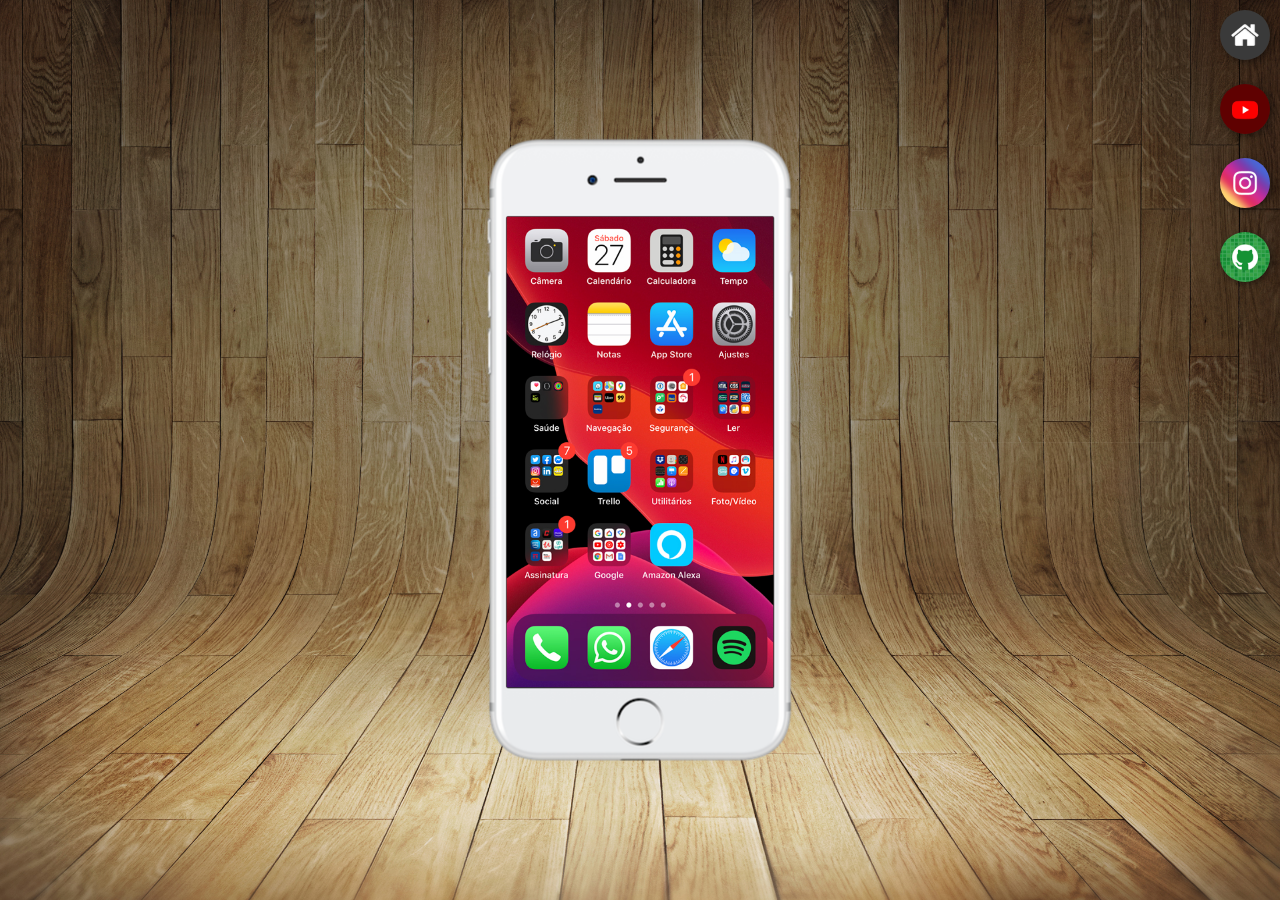
<file: index.html>
<!DOCTYPE html>
<html lang="pt-br">
<head>
    <meta charset="UTF-8">
    <meta http-equiv="X-UA-Compatible" content="IE=edge">
    <meta name="viewport" content="width=device-width, initial-scale=1.0">
    <link rel="shortcut icon" href="favicon/favicon-logo.ico" type="image/x-icon">
    <link rel="stylesheet" href="estilos/style.css">
    <title>Projeto Redes Sociais</title>
</head>
<body>
    <main>
        <section id="telefone">
            <iframe src="home.html" name="tela" id="tela" frameborder="0">
                O navegador não é compatível.
            </iframe>
        </section>
        <section id="redes-sociais">
            <a href="home.html" target="tela"><img src="imagens/logo-home.jpg" alt="Home"></a><br>
            <a href="youtube.html" target="tela"><img src="imagens/logo-youtube.jpg" alt="Youtube"></a><br>
            <a href="instagram.html" target="tela"><img src="imagens/logo-instagram.jpg" alt="Instagram"></a><br>
            <a href="github.html" target="tela"><img src="imagens/logo-github.jpg" alt="Github"></a><br>
        </section>
    </main>
</body>
</html>
</file>
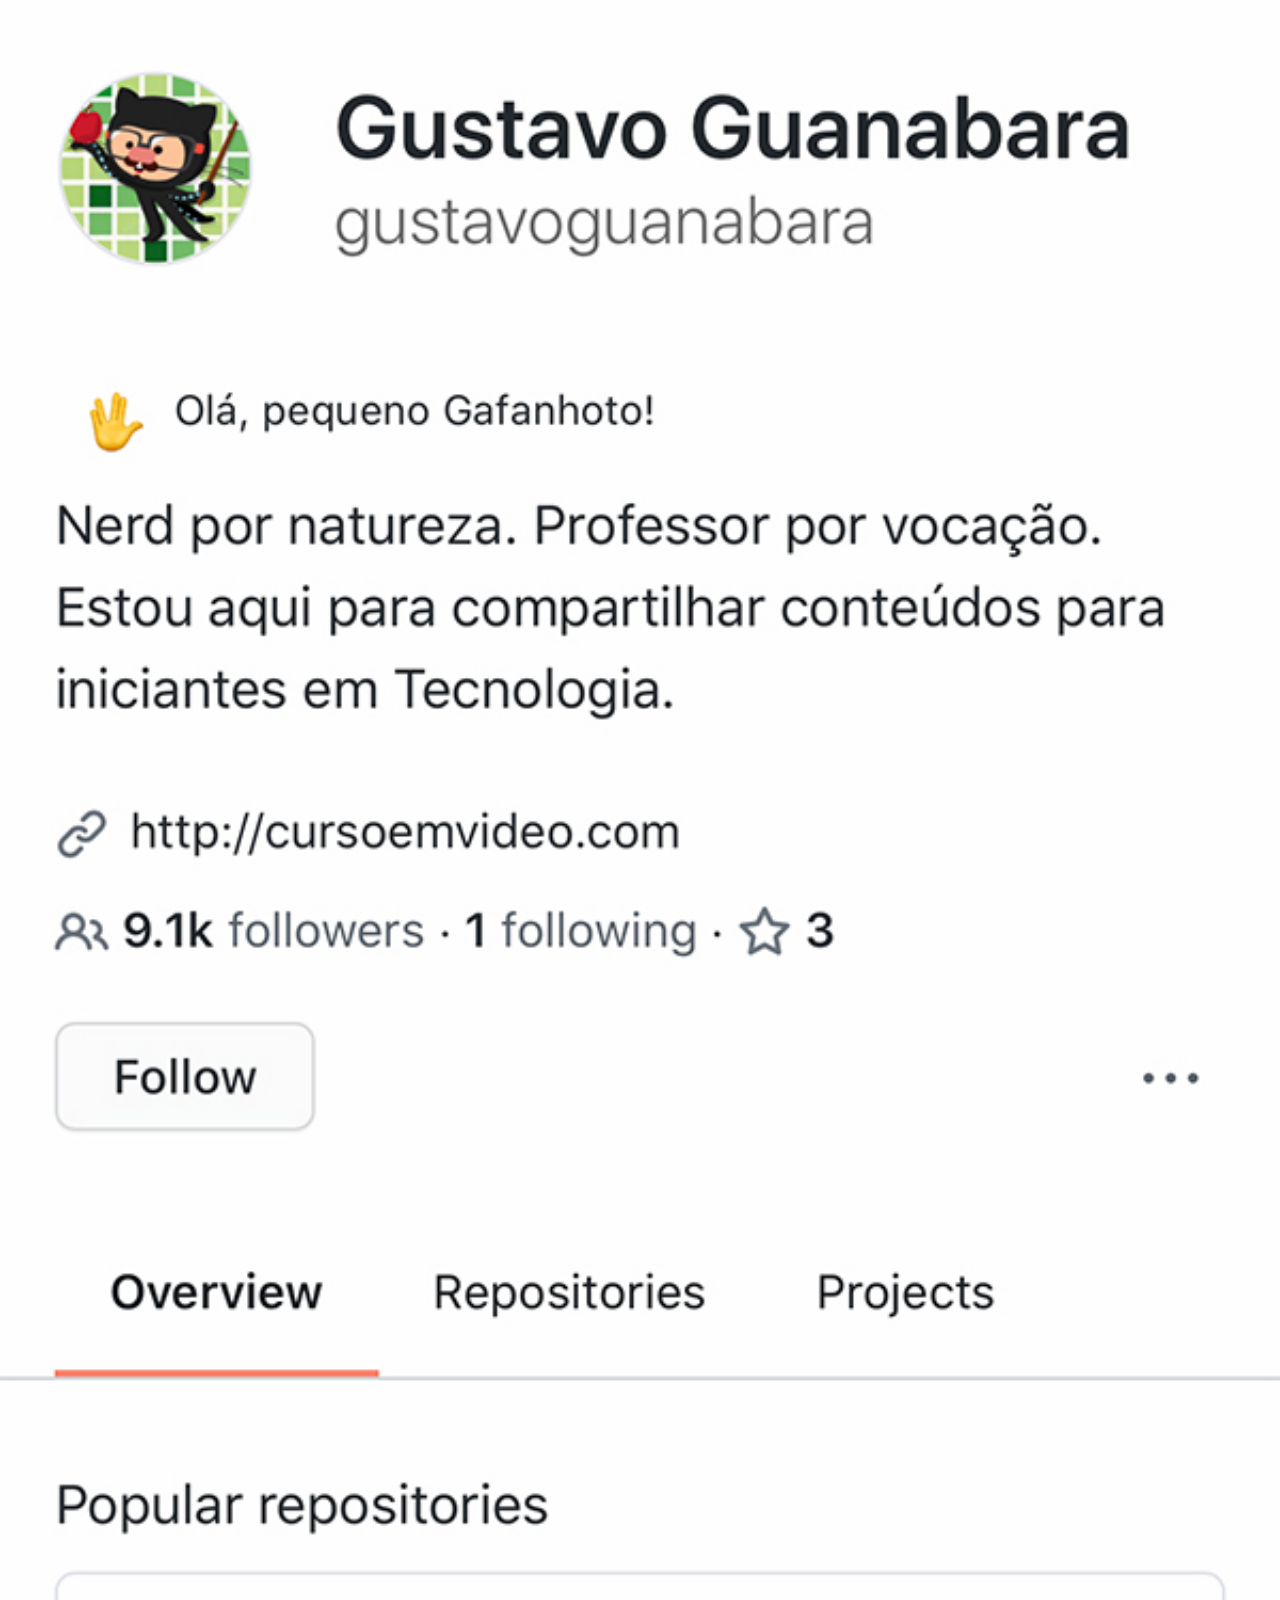
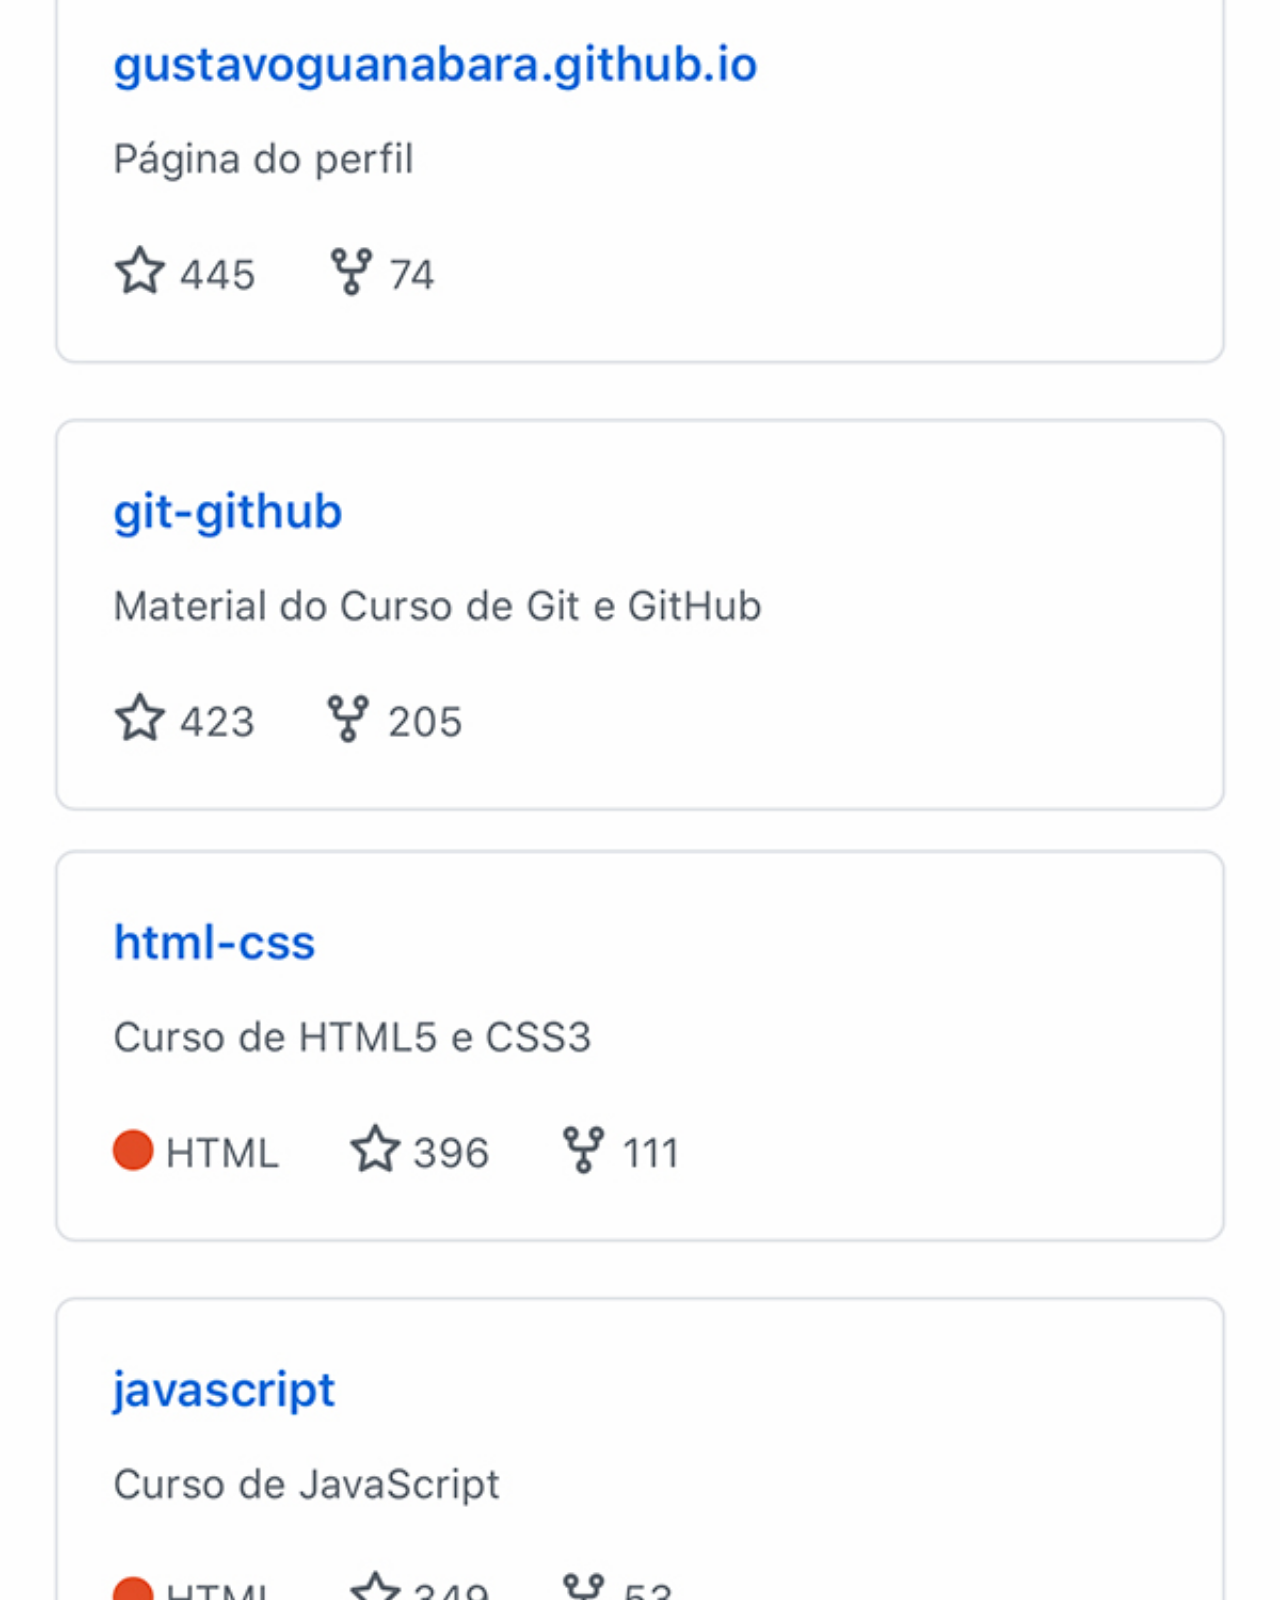
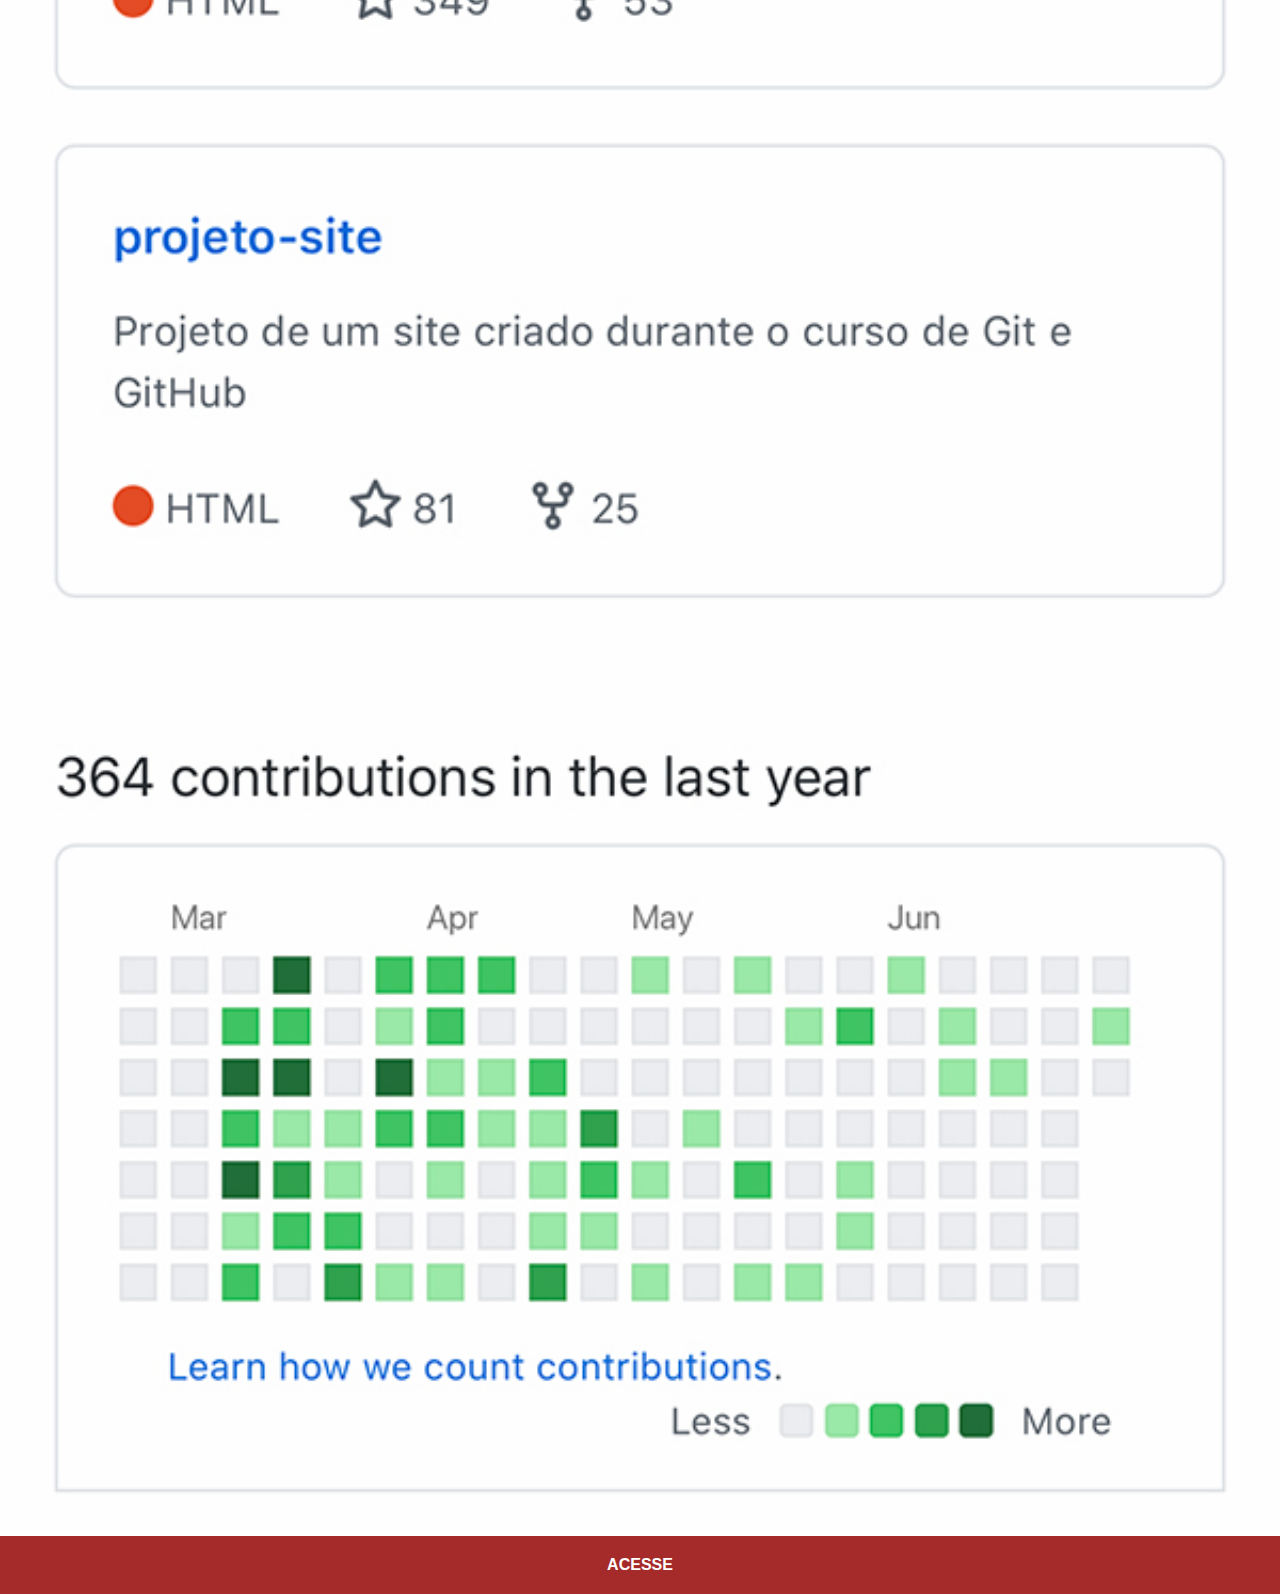
<file: github.html>
<!DOCTYPE html>
<html lang="pt-br">
<head>
    <meta charset="UTF-8">
    <meta http-equiv="X-UA-Compatible" content="IE=edge">
    <meta name="viewport" content="width=device-width, initial-scale=1.0">
    <title>Github</title>
    <link rel="stylesheet" href="estilos/social.css">
</head>
<body>
    <img src="imagens/tela-github.jpg" alt="Github">
    <a href="https://github.com/gustavoguanabara/html-css/tree/master/aulas-pdf" target="_blank">ACESSE</a>
</body>
</html>
</file>
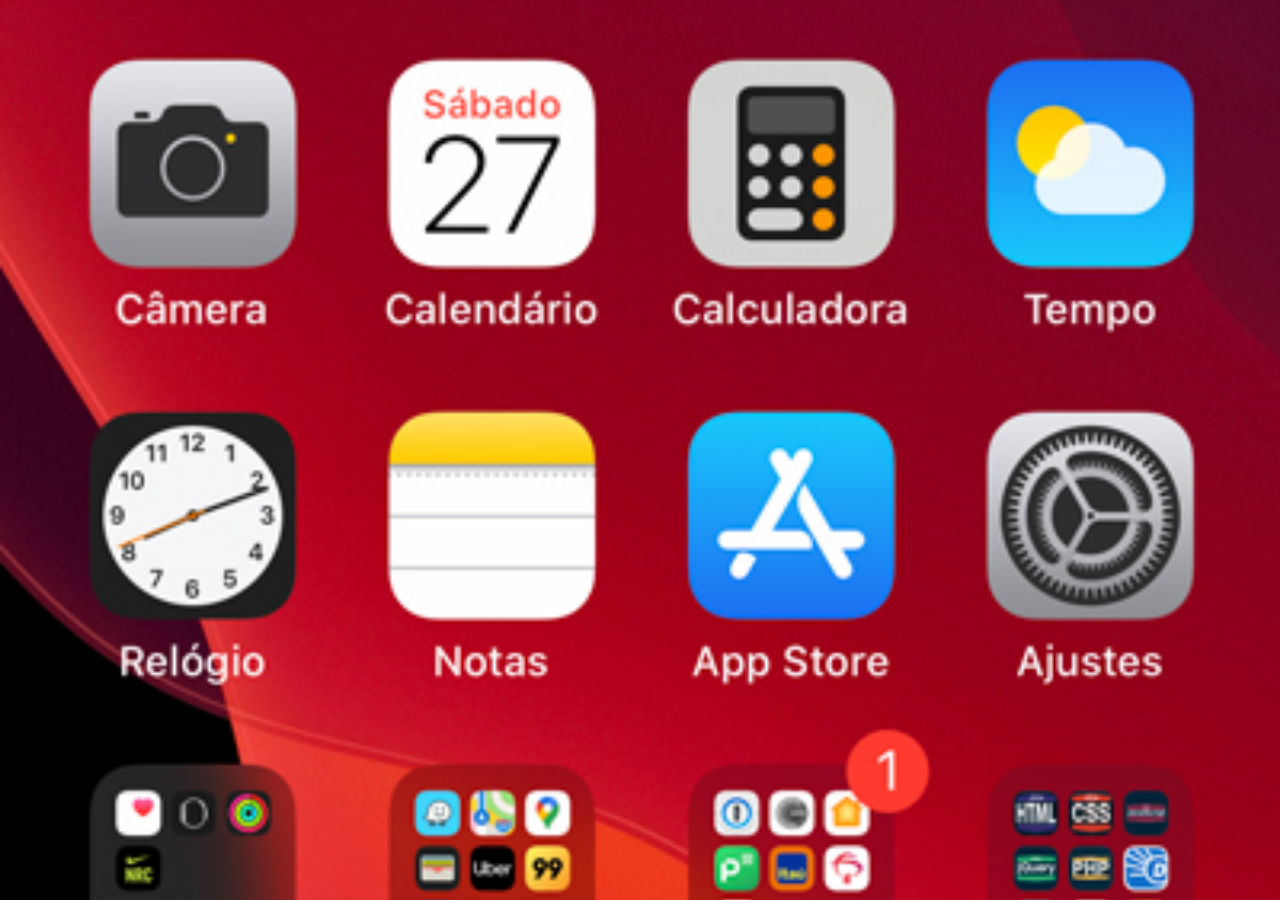
<file: home.html>
<!DOCTYPE html>
<html lang="pt-br">
<head>
    <meta charset="UTF-8">
    <meta http-equiv="X-UA-Compatible" content="IE=edge">
    <meta name="viewport" content="width=device-width, initial-scale=1.0">
    <title>Home</title>
</head>
<style>
    *{
        margin: 0px;
        padding: 0px;
    }

    body{
        height: 100vh;
        width: 100vw;
        background: black url('imagens/tela-home.jpg') no-repeat top center;
        background-size: cover;
    }
</style>
<body>
    
</body>
</html>
</file>
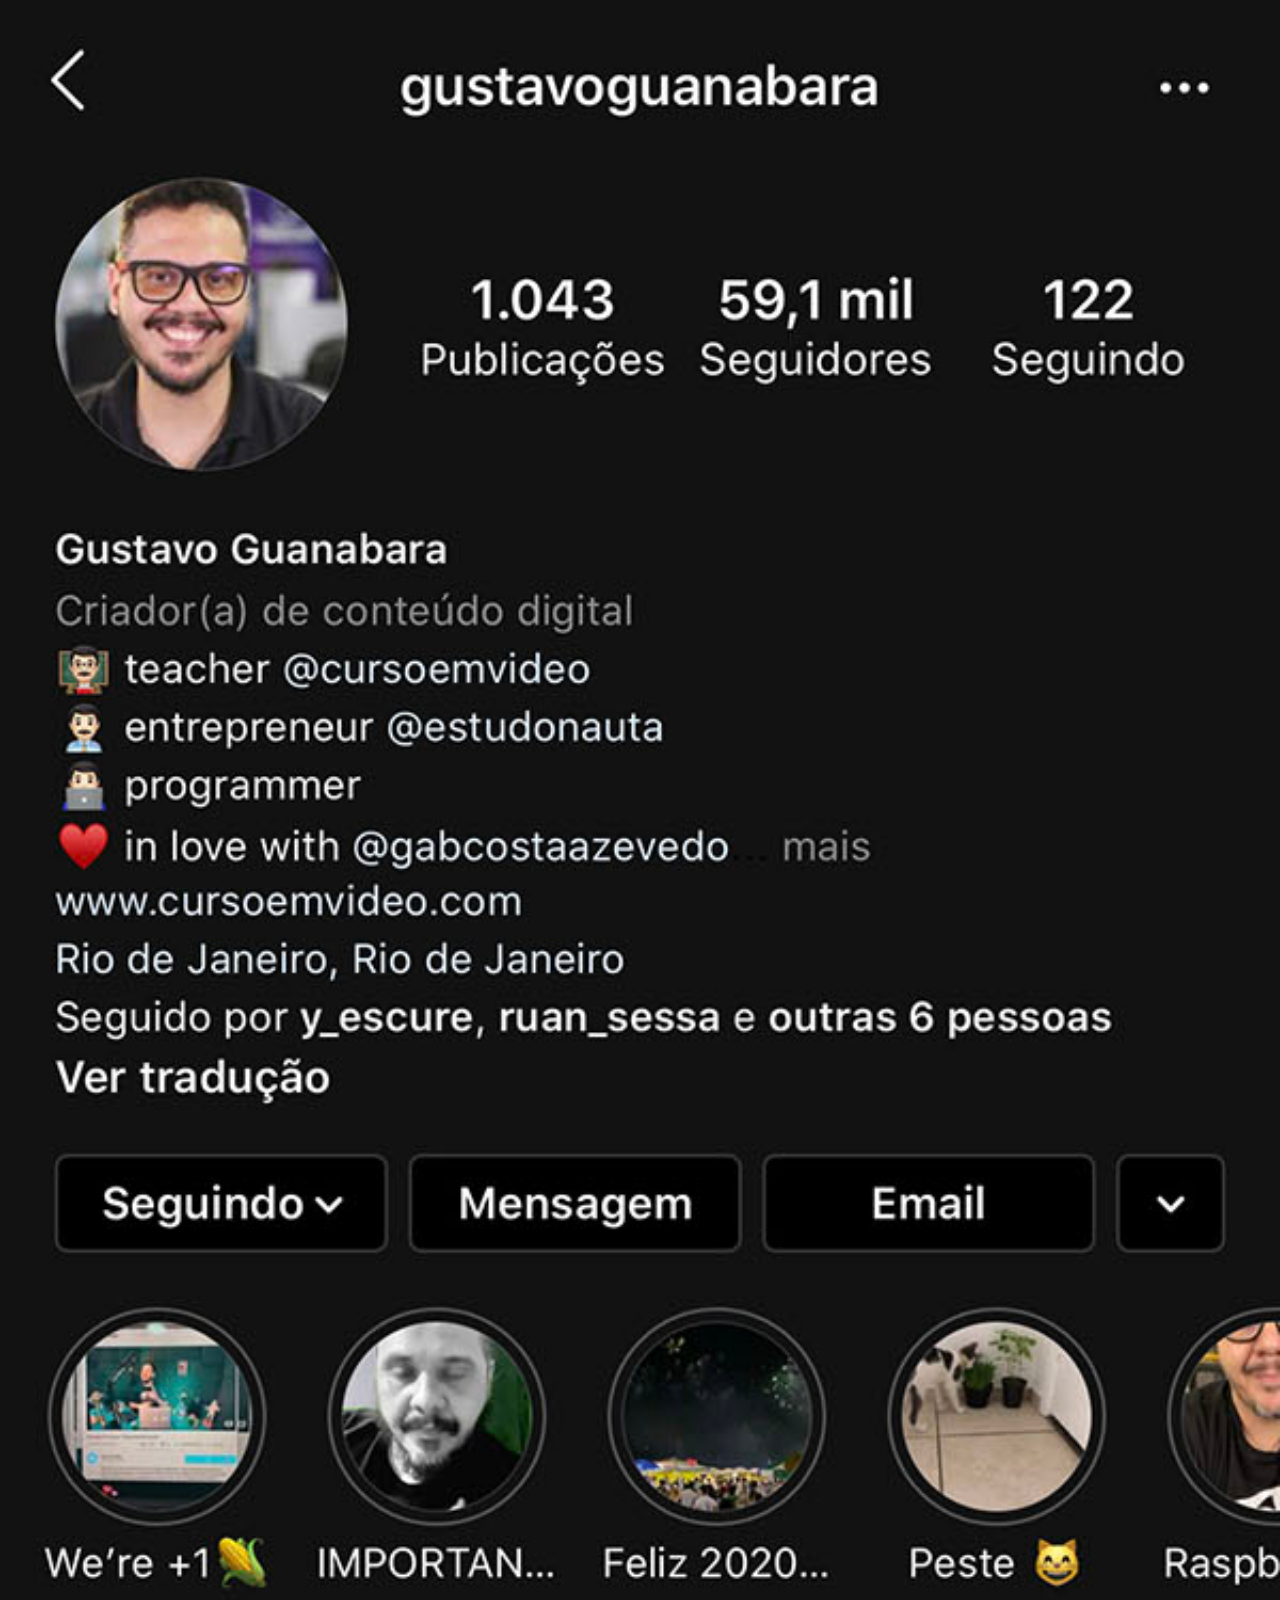
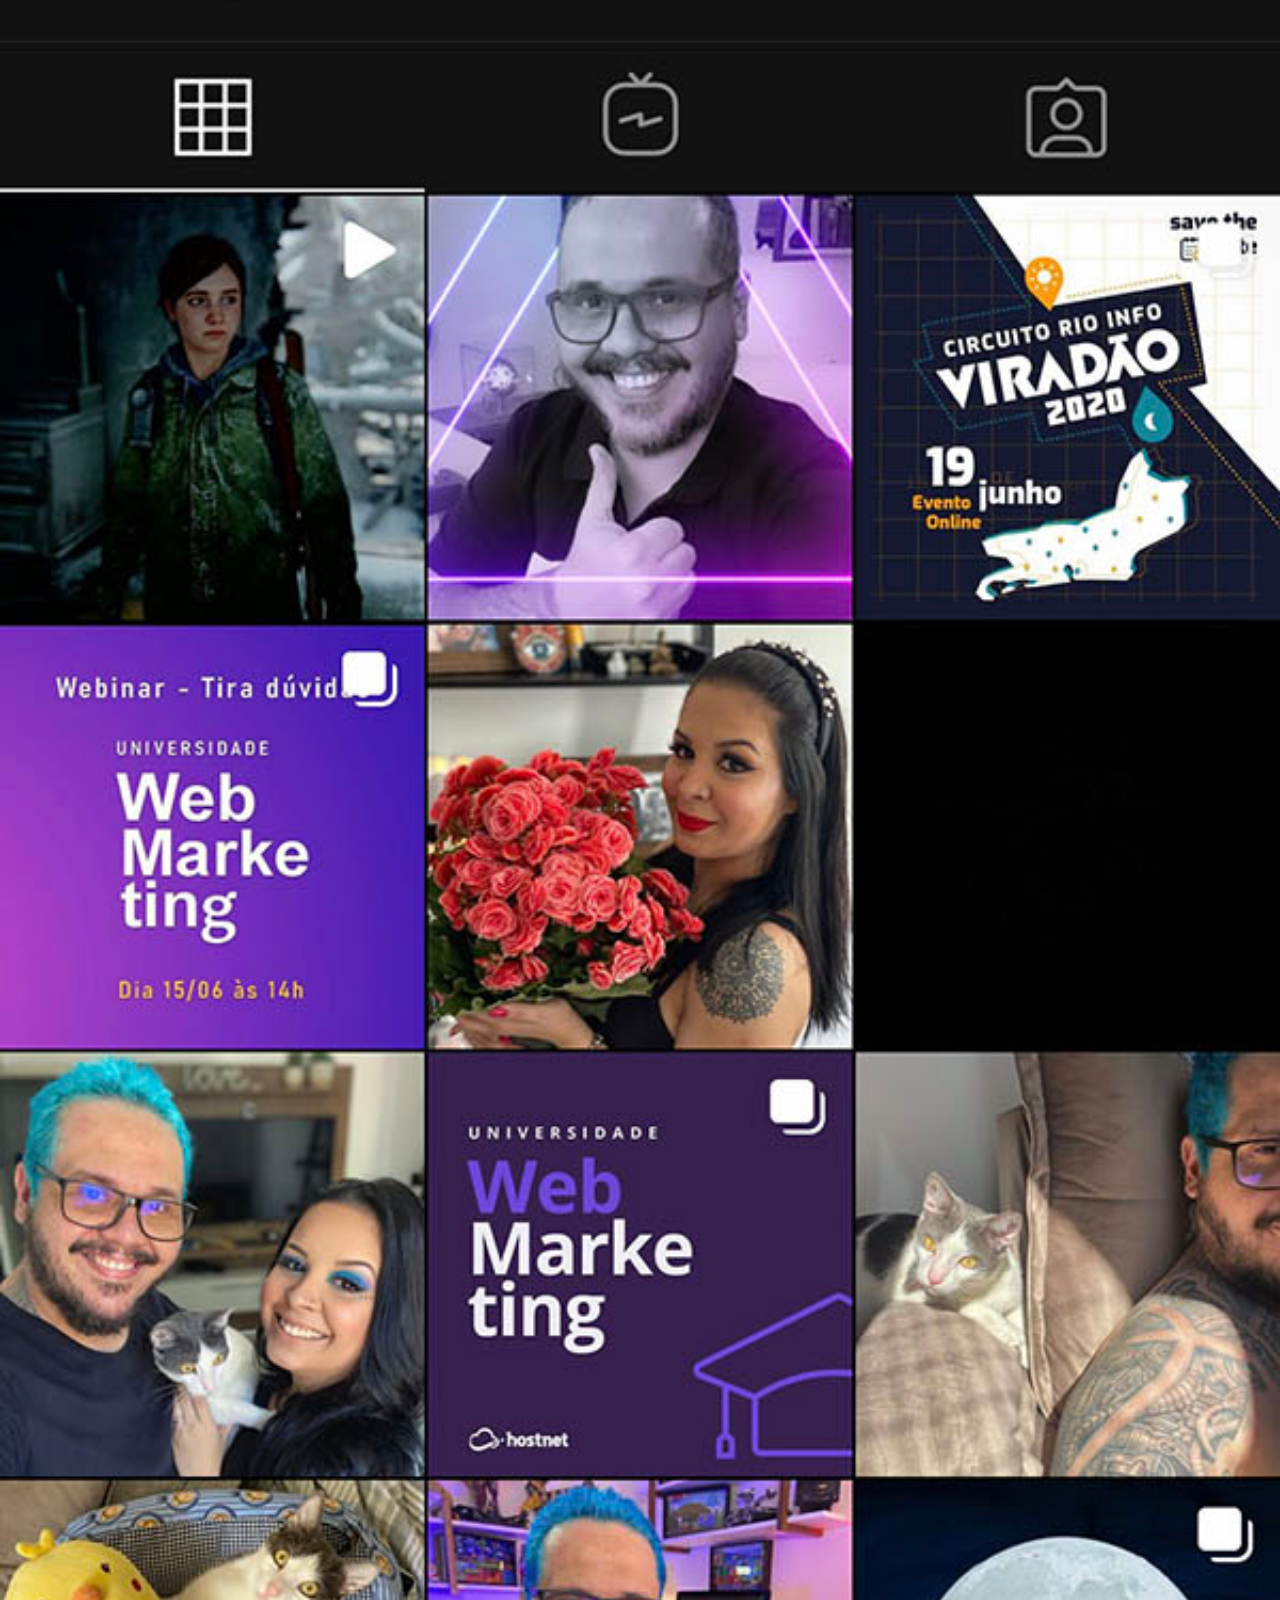
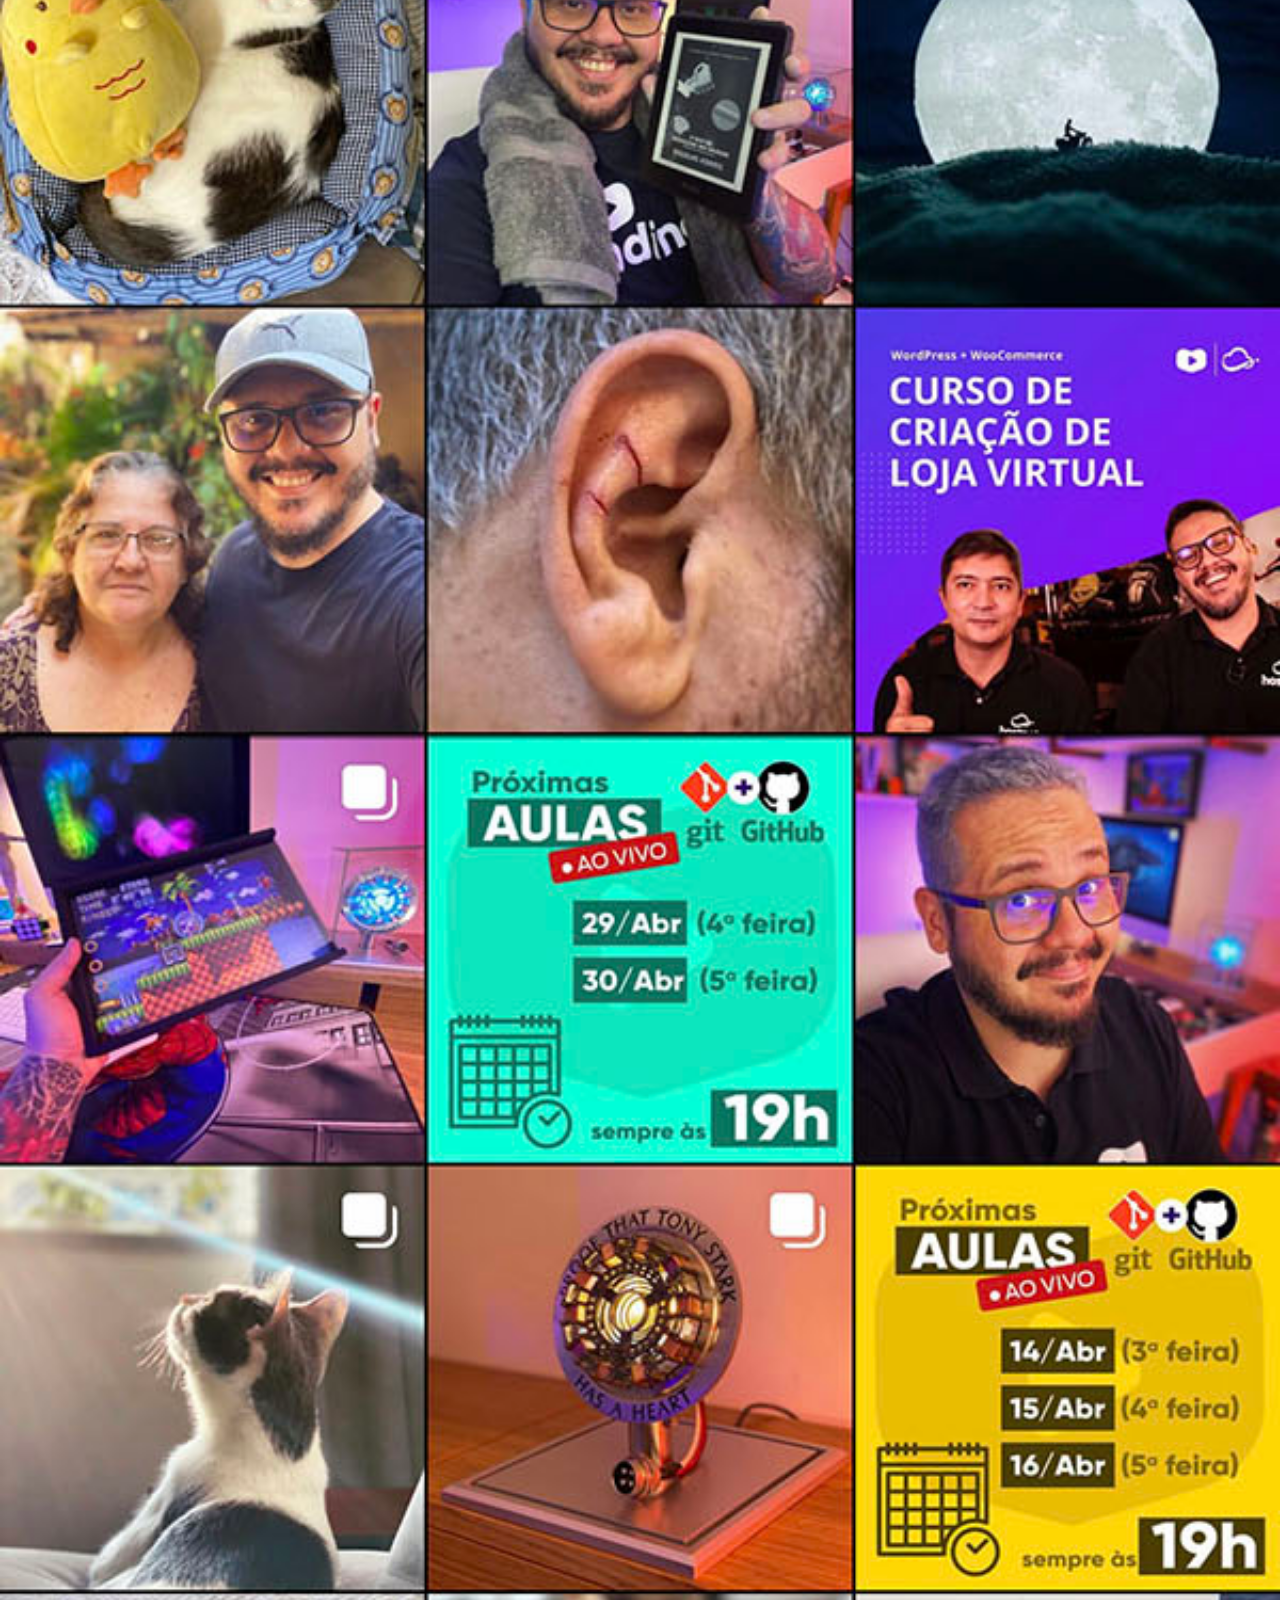
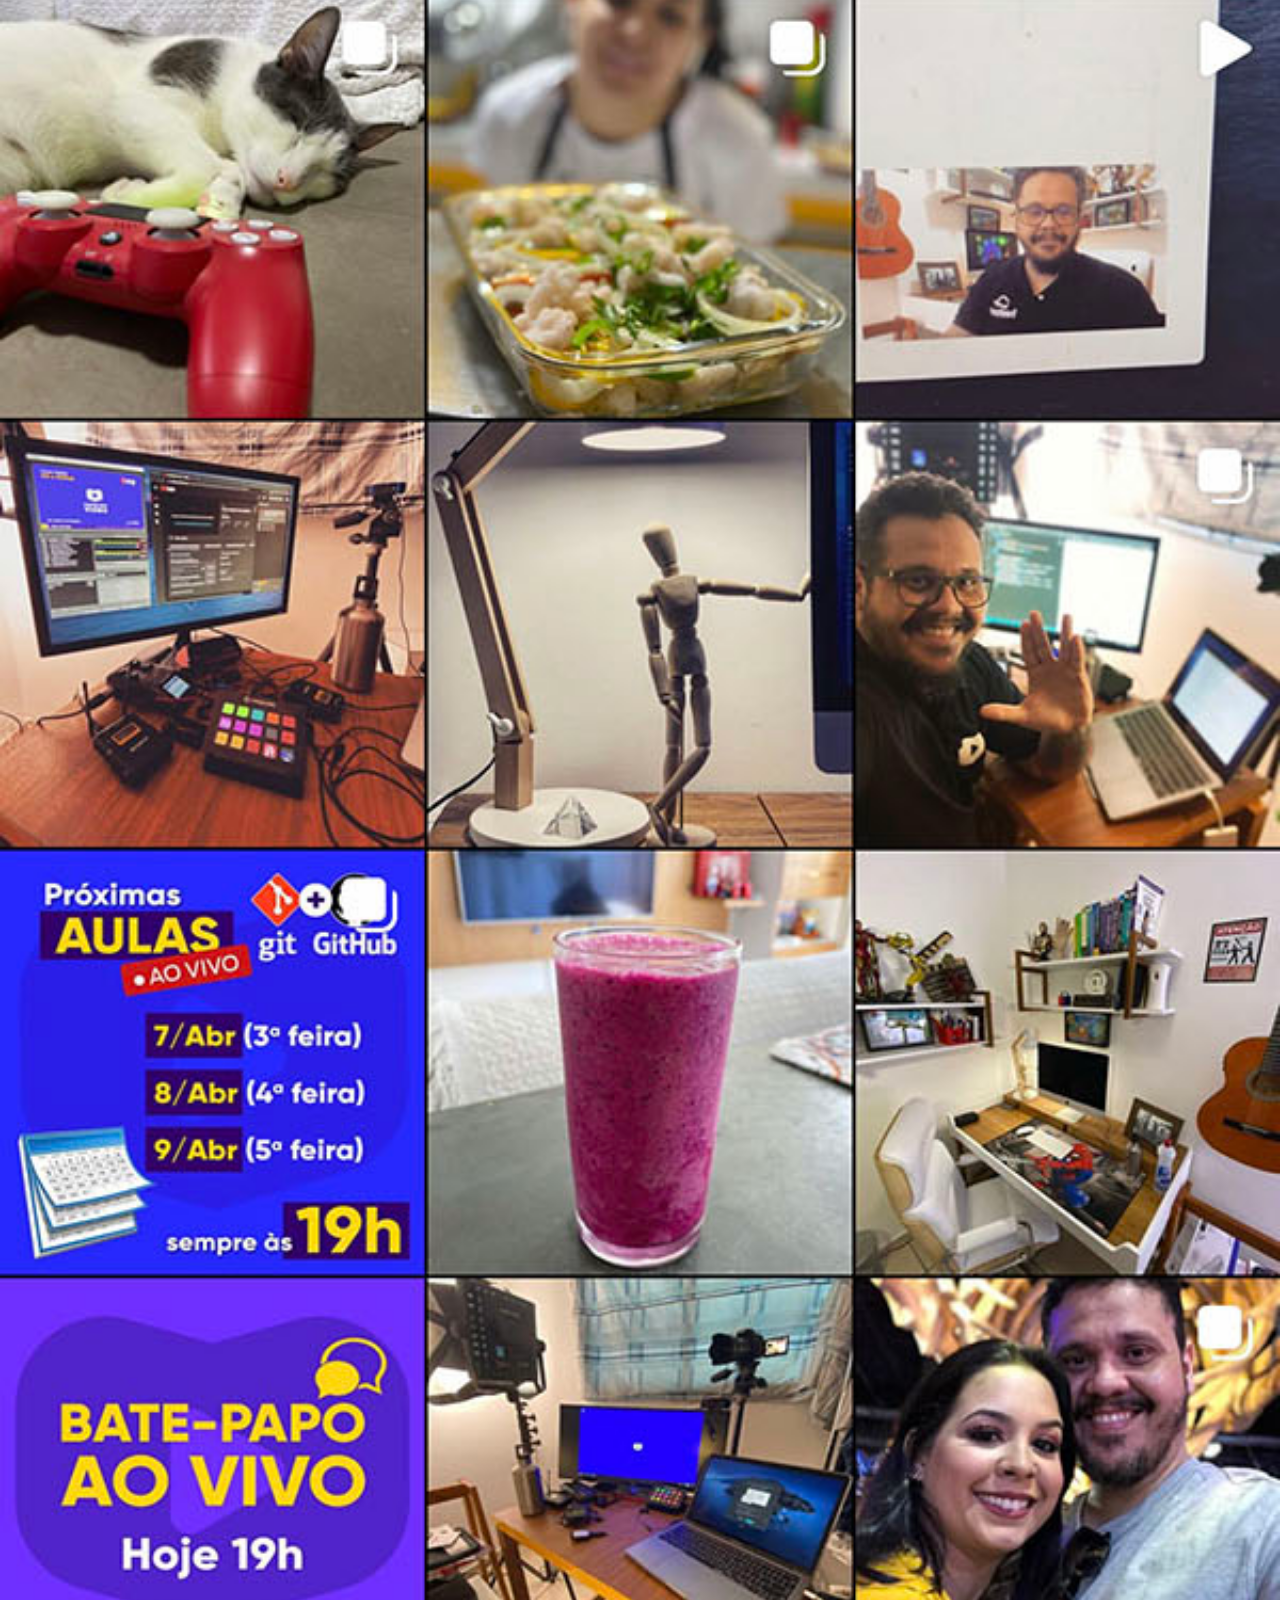
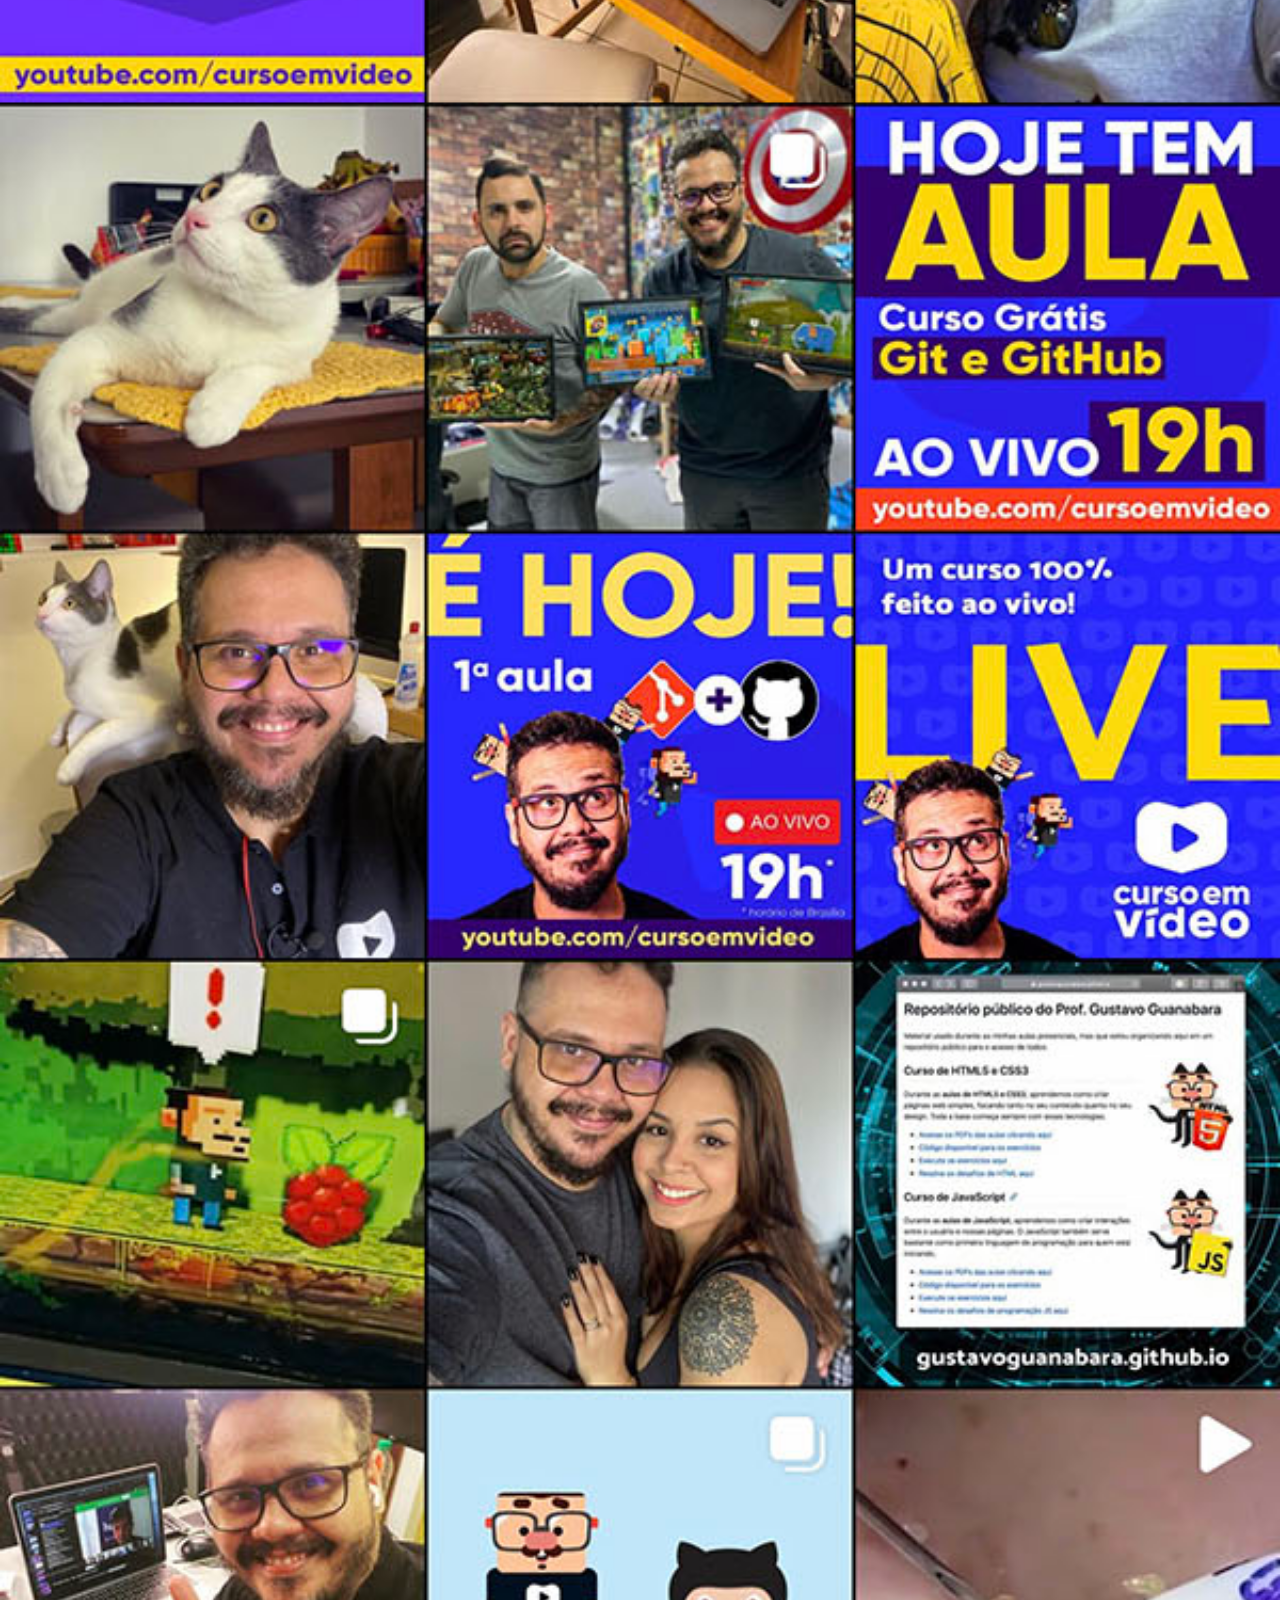
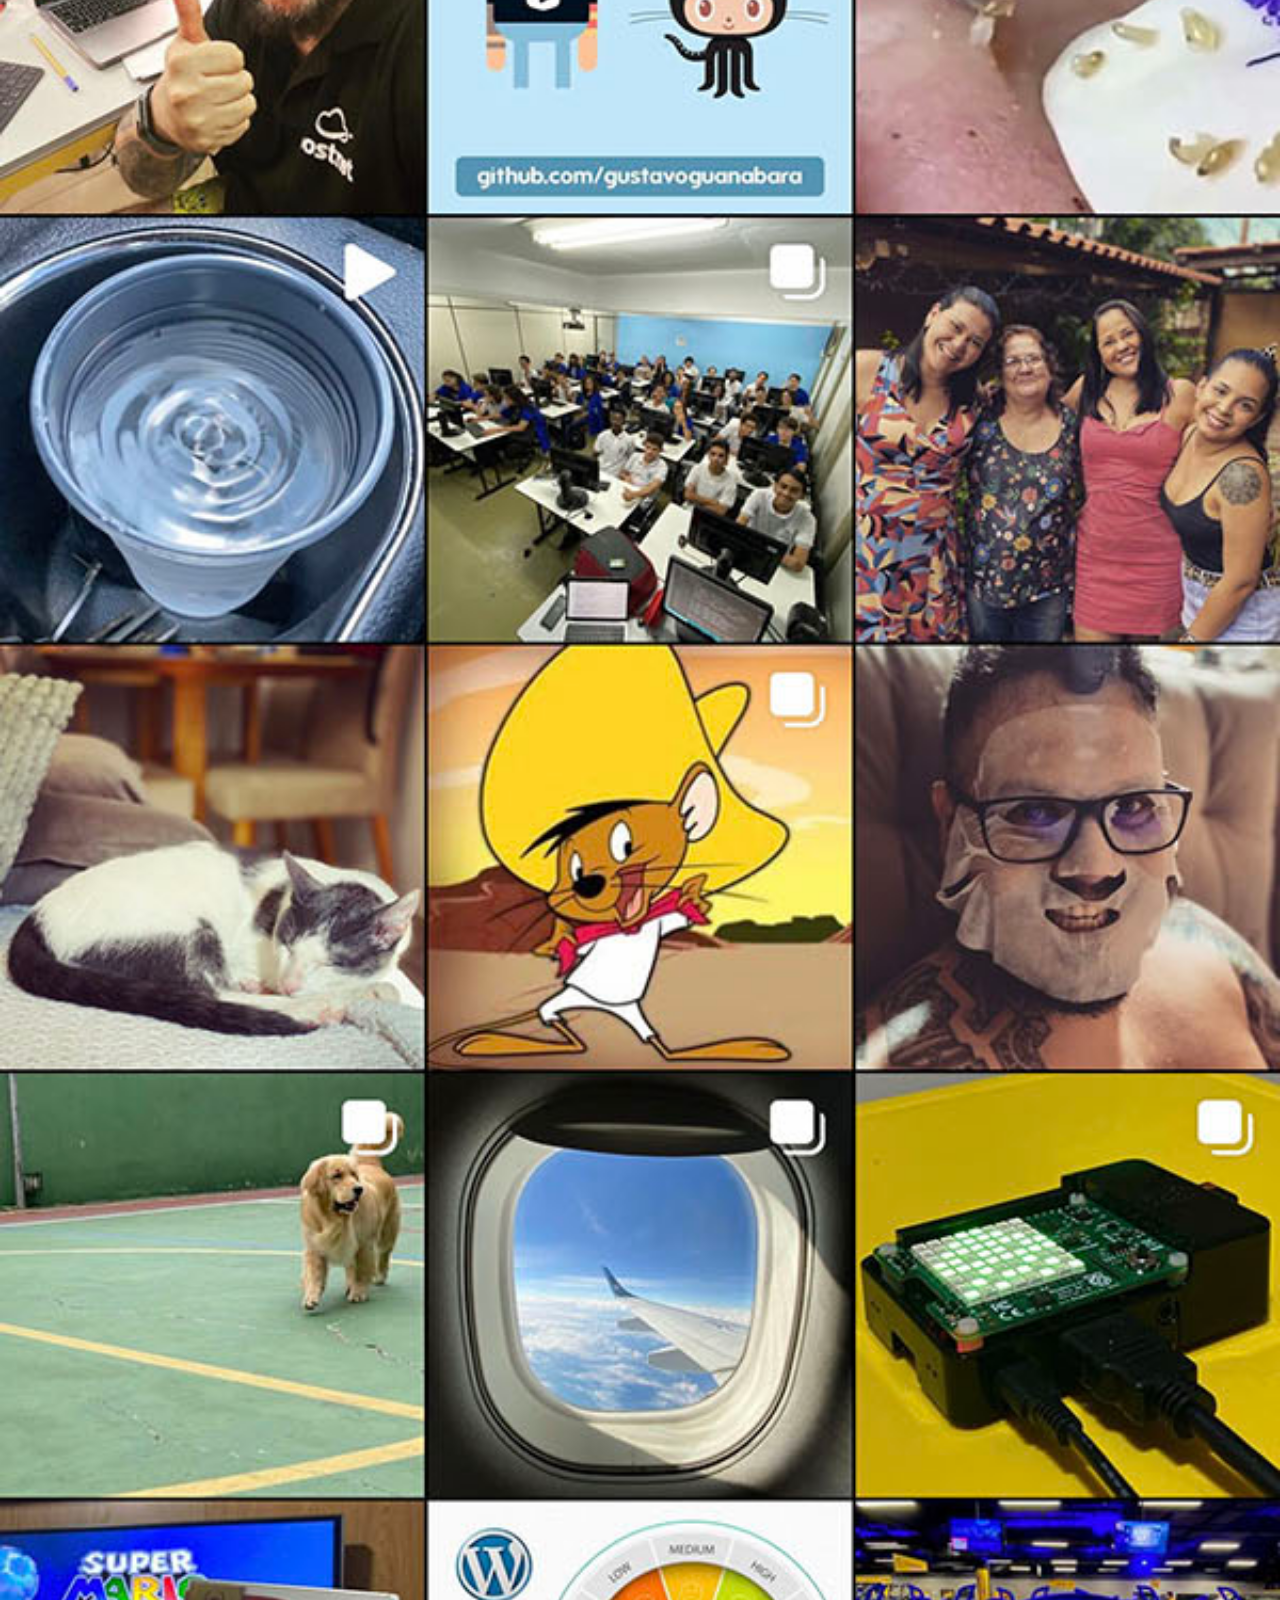
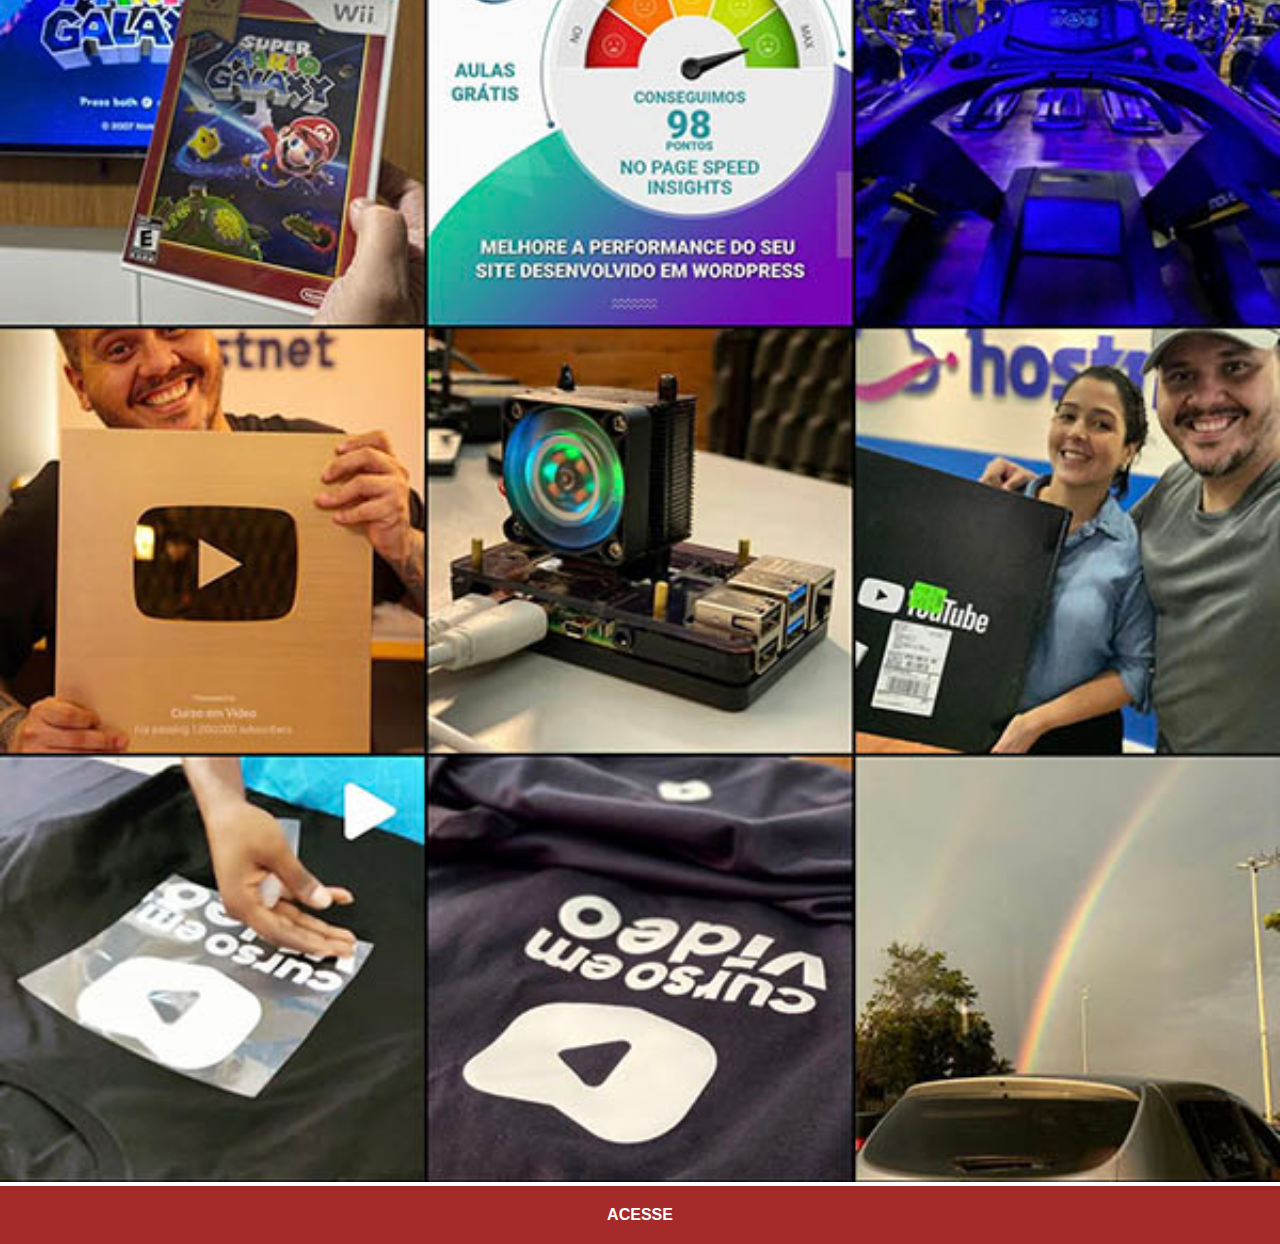
<file: instagram.html>
<!DOCTYPE html>
<html lang="pt-br">
<head>
    <meta charset="UTF-8">
    <meta http-equiv="X-UA-Compatible" content="IE=edge">
    <meta name="viewport" content="width=device-width, initial-scale=1.0">
    <title>Instagram</title>
    <link rel="stylesheet" href="estilos/social.css">
</head>
<body>
    <img src="imagens/tela-instagram.jpg" alt="Instagram">
    <a href="https://www.instagram.com/cursoemvideo/" target="_blank">ACESSE</a>
</body>
</html>
</file>
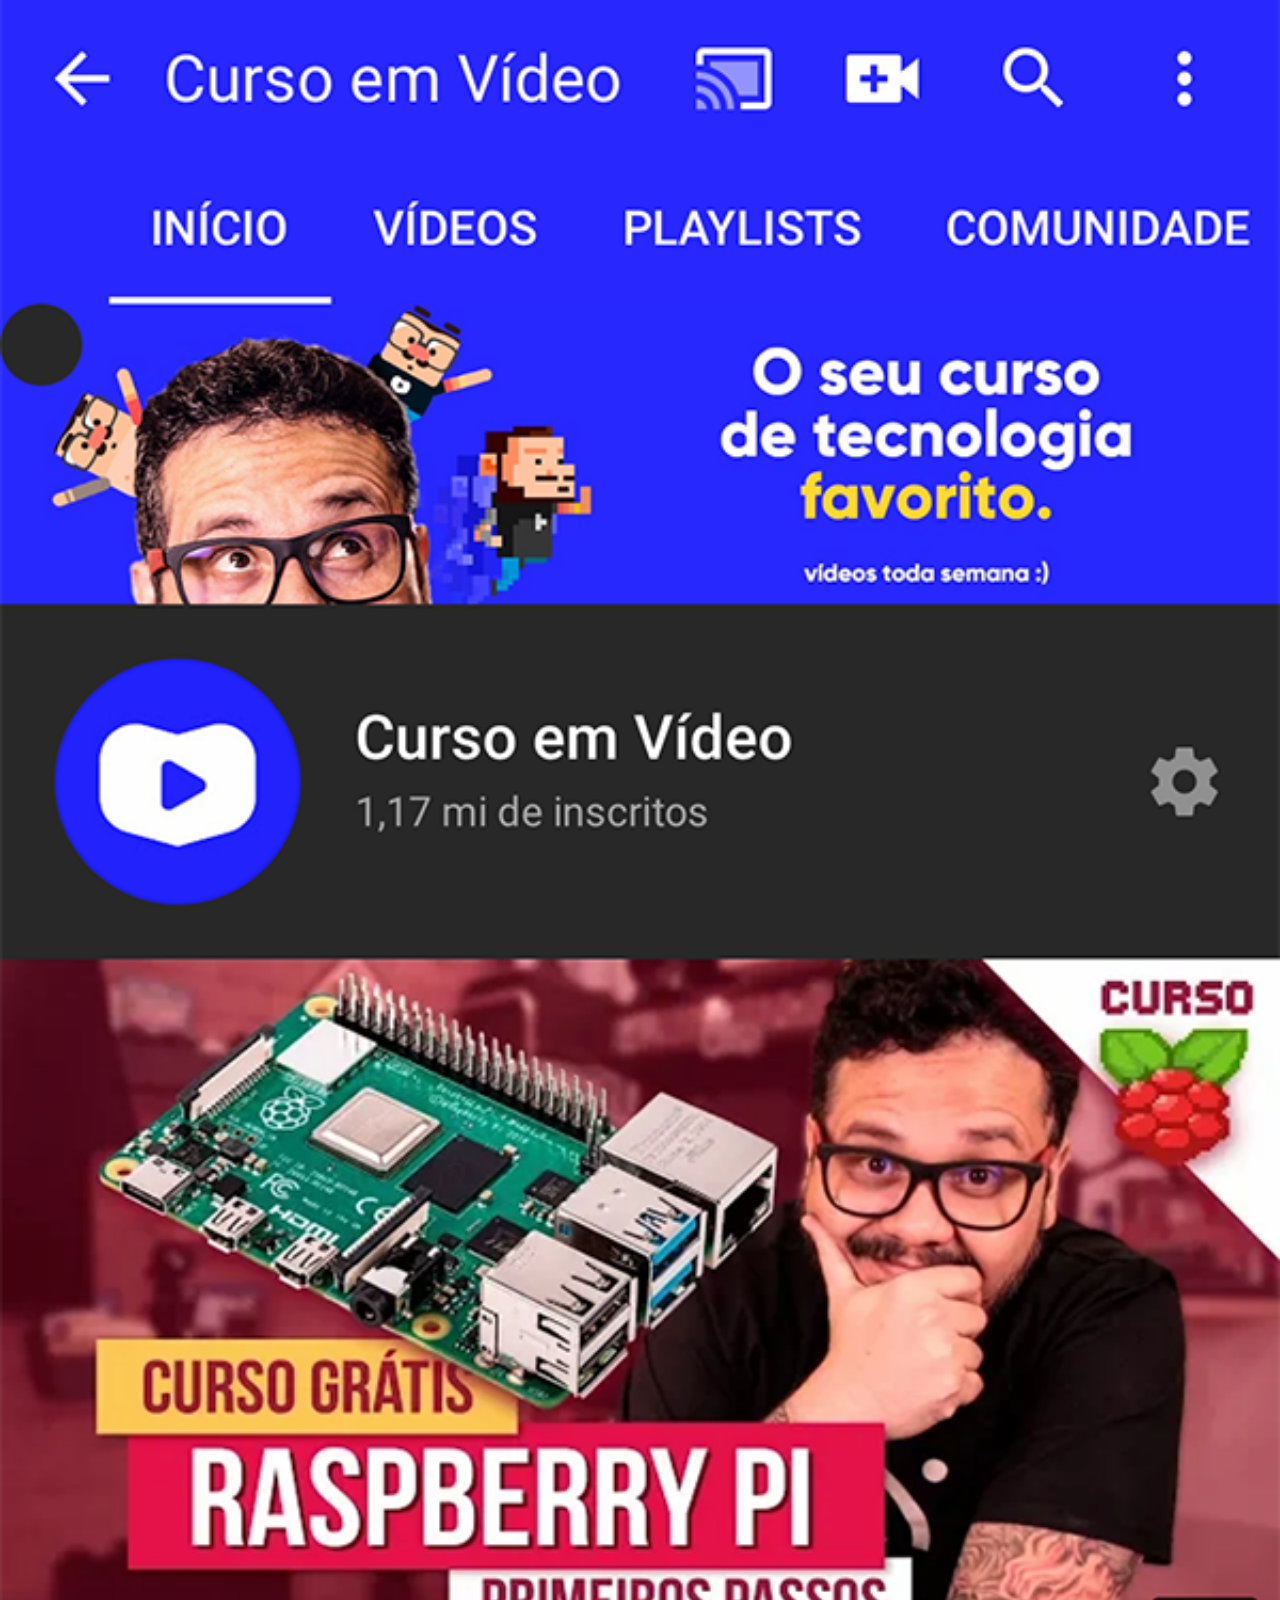
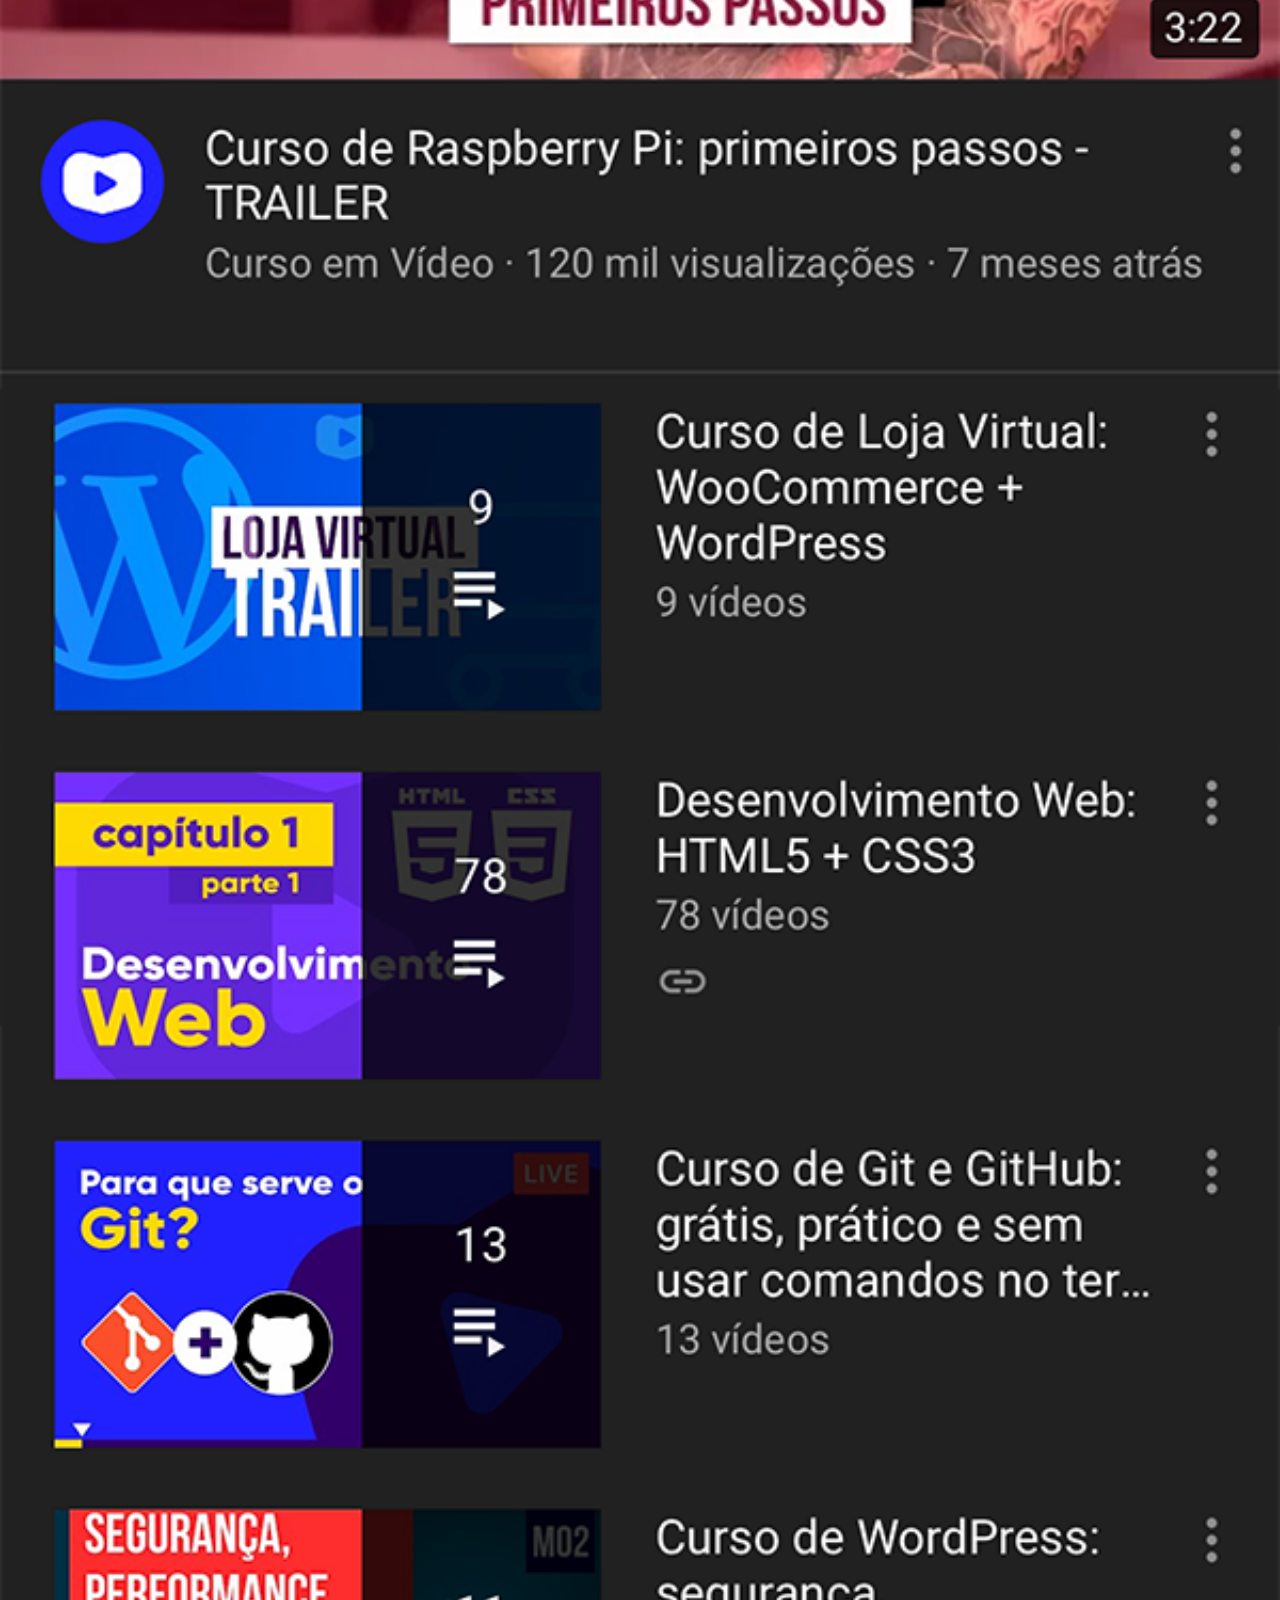
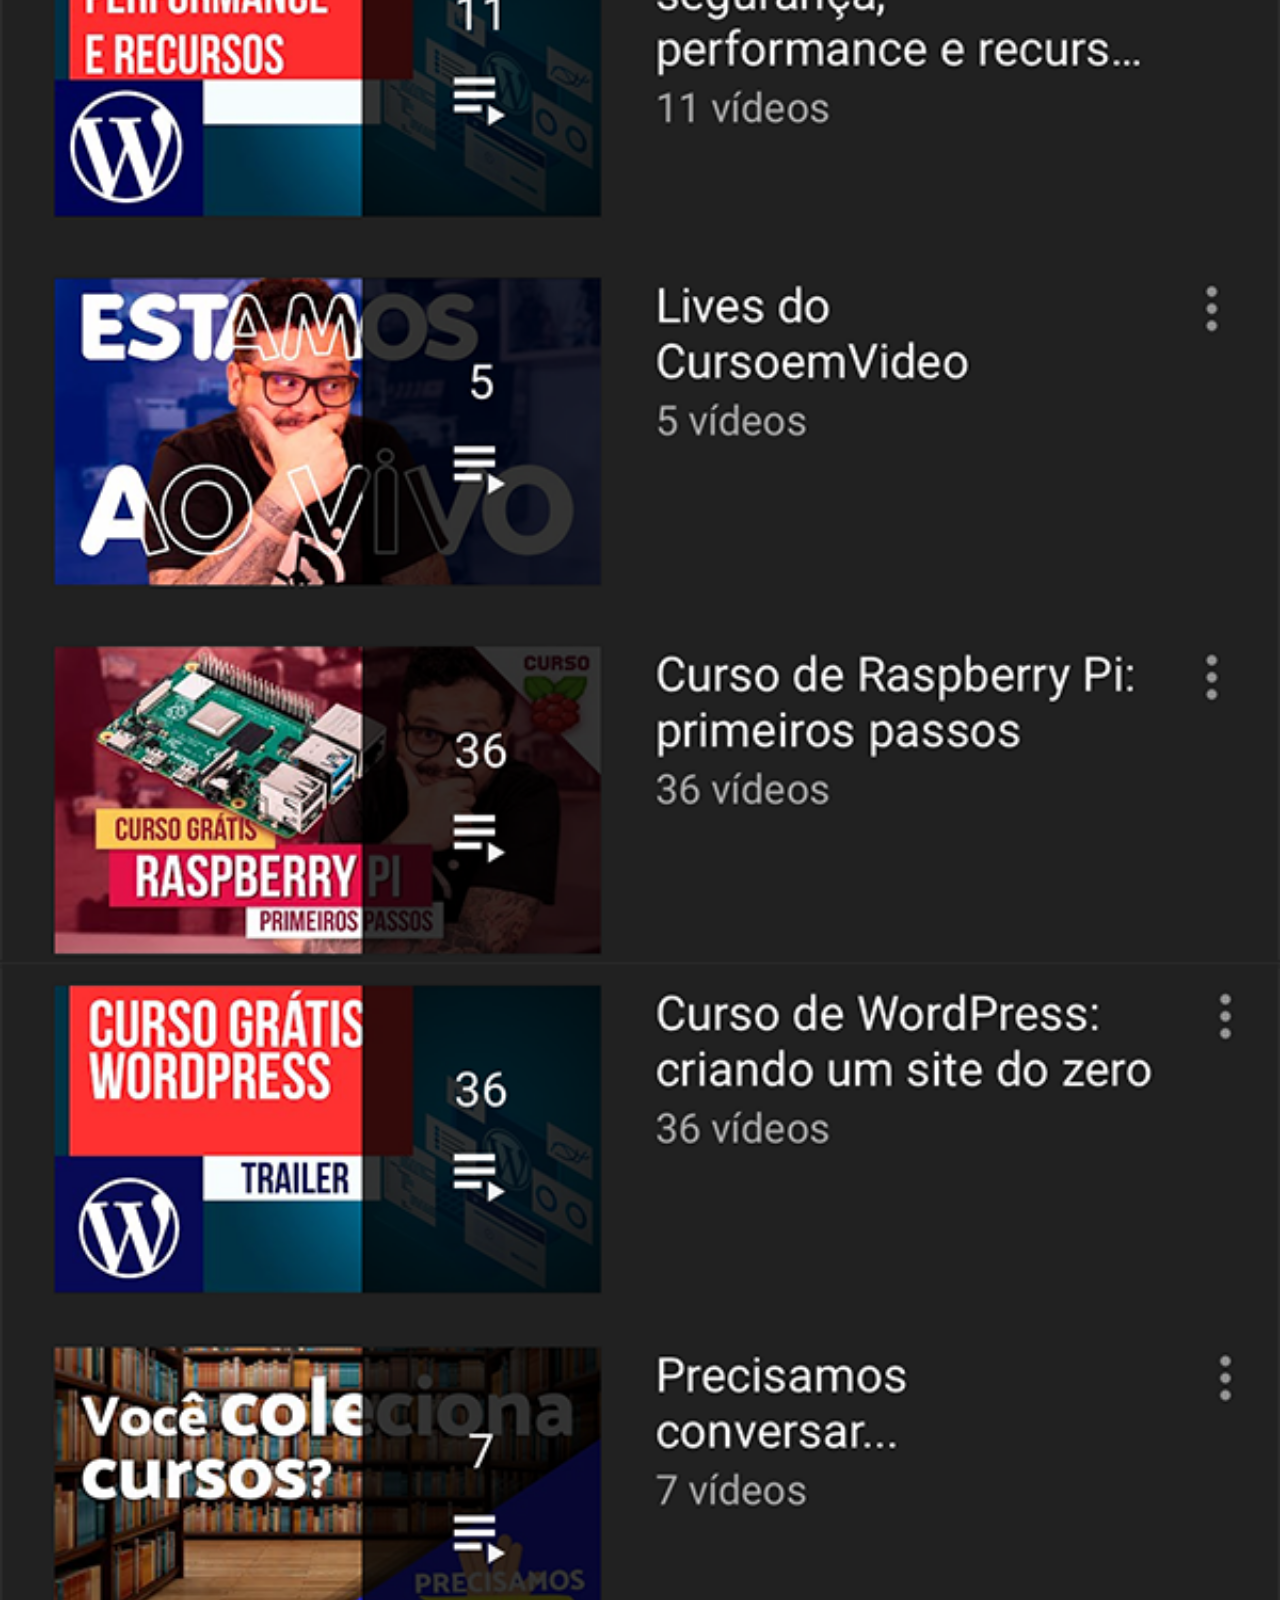
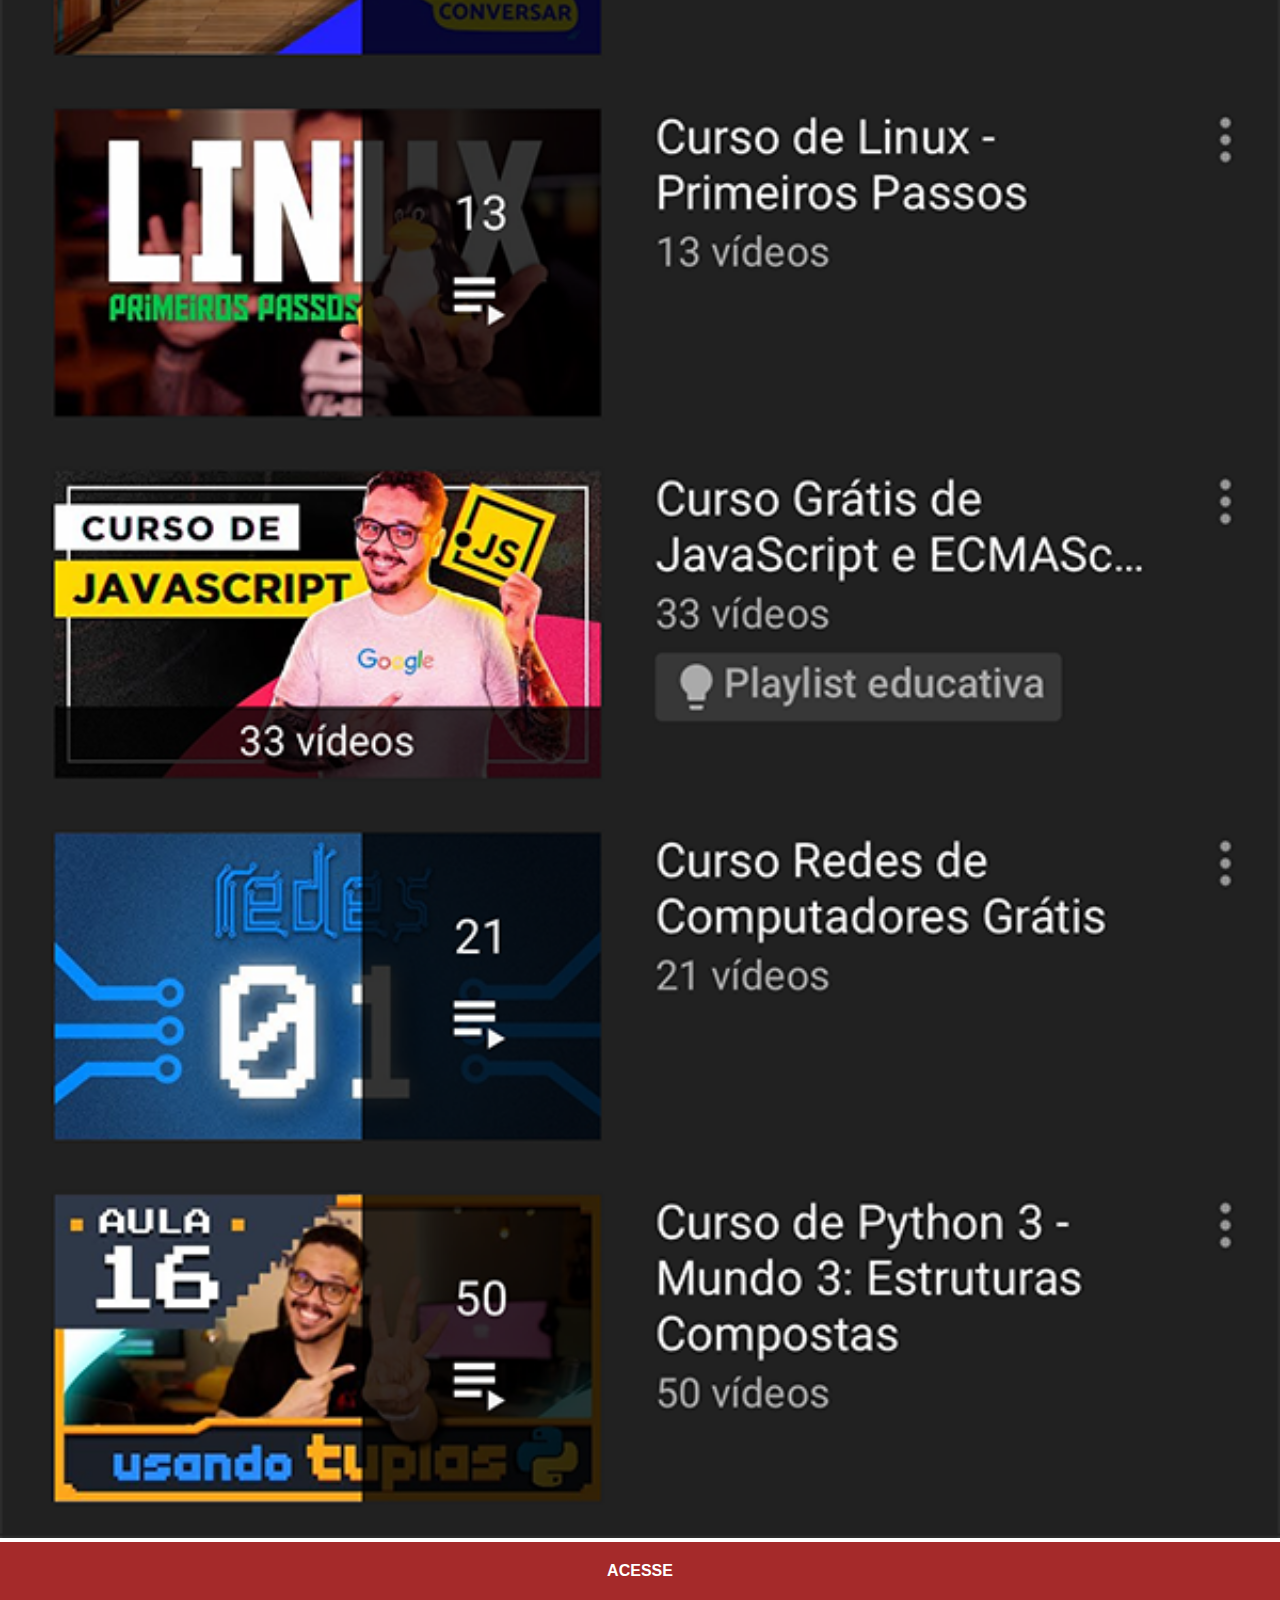
<file: youtube.html>
<!DOCTYPE html>
<html lang="pt-br">
<head>
    <meta charset="UTF-8">
    <meta http-equiv="X-UA-Compatible" content="IE=edge">
    <meta name="viewport" content="width=device-width, initial-scale=1.0">
    <title>Youtube</title>
    <link rel="stylesheet" href="estilos/social.css">
</head>
<body>
    <img src="imagens/tela-youtube.png" alt="Youtube">
    <a href="https://www.youtube.com/@CursoemVideo" target="_blank">ACESSE</a>
</body>
</html>
</file>
<file: estilos/style.css>
@charset "UTF-8";

*{
    margin: 0px;
    padding: 0px;
    font-family: Arial, Helvetica, sans-serif;
}

:root{
    --cor-0: #;
    --cor-1: #;
    --cor-2: #;
    --cor-3: #;
    --cor-4: #;
}

html, body{
    height: 100vh;
    width: 100vw;
    background-color: black;
}

body{
    background: url('../imagens/fundo-madeira.jpg') no-repeat top center;
    background-size: cover;
    background-attachment: fixed;
}

main{
    position: relative;
    height: 100vh;
}

section#telefone{
    position: absolute;
    top: 50%;
    left: 50%;
    transform: translate(-50%, -50%);

    height: 627px;
    width: 311px;
    background: url('../imagens/frame-iphone.png') no-repeat;
}

iframe#tela{
    position: relative;
    top: 80px;
    left: 22px;
    width: 267px;
    height: 471px;
}

section#redes-sociais{
    text-align: right;

}
section#redes-sociais img{
    width: 50px;
    margin: 10px;
    border-radius: 50%;
    box-shadow: 2px 2px 7px rgba(0, 0, 0, 0.466);
    box-sizing: border-box;
}

section#redes-sociais img:hover{
    border: 2px solid rgba(255, 255, 255, 0.616);
    transform: translate(-5px, -5px);
    box-shadow: 4px 4px 10px rgba(0, 0, 0, 0.61);
    transition: transform 0.4s, border 0.8s;
}
</file>
<file: estilos/social.css>
@charset "UTF-&";

*{
    margin: 0px;
    padding: 0px;
    font-family: Arial, Helvetica, sans-serif;
}
::-webkit-scrollbar{
    width: 0px;
    height: 0px;
}

img{
    width: 100vw;

}

a{
    display: block;
    background-color: brown;
    color: white;
    padding: 20px;
    text-align: center;
    font-weight: bold;
    text-decoration: none;
}

a:hover{
    background-color: red;
}
</file>
